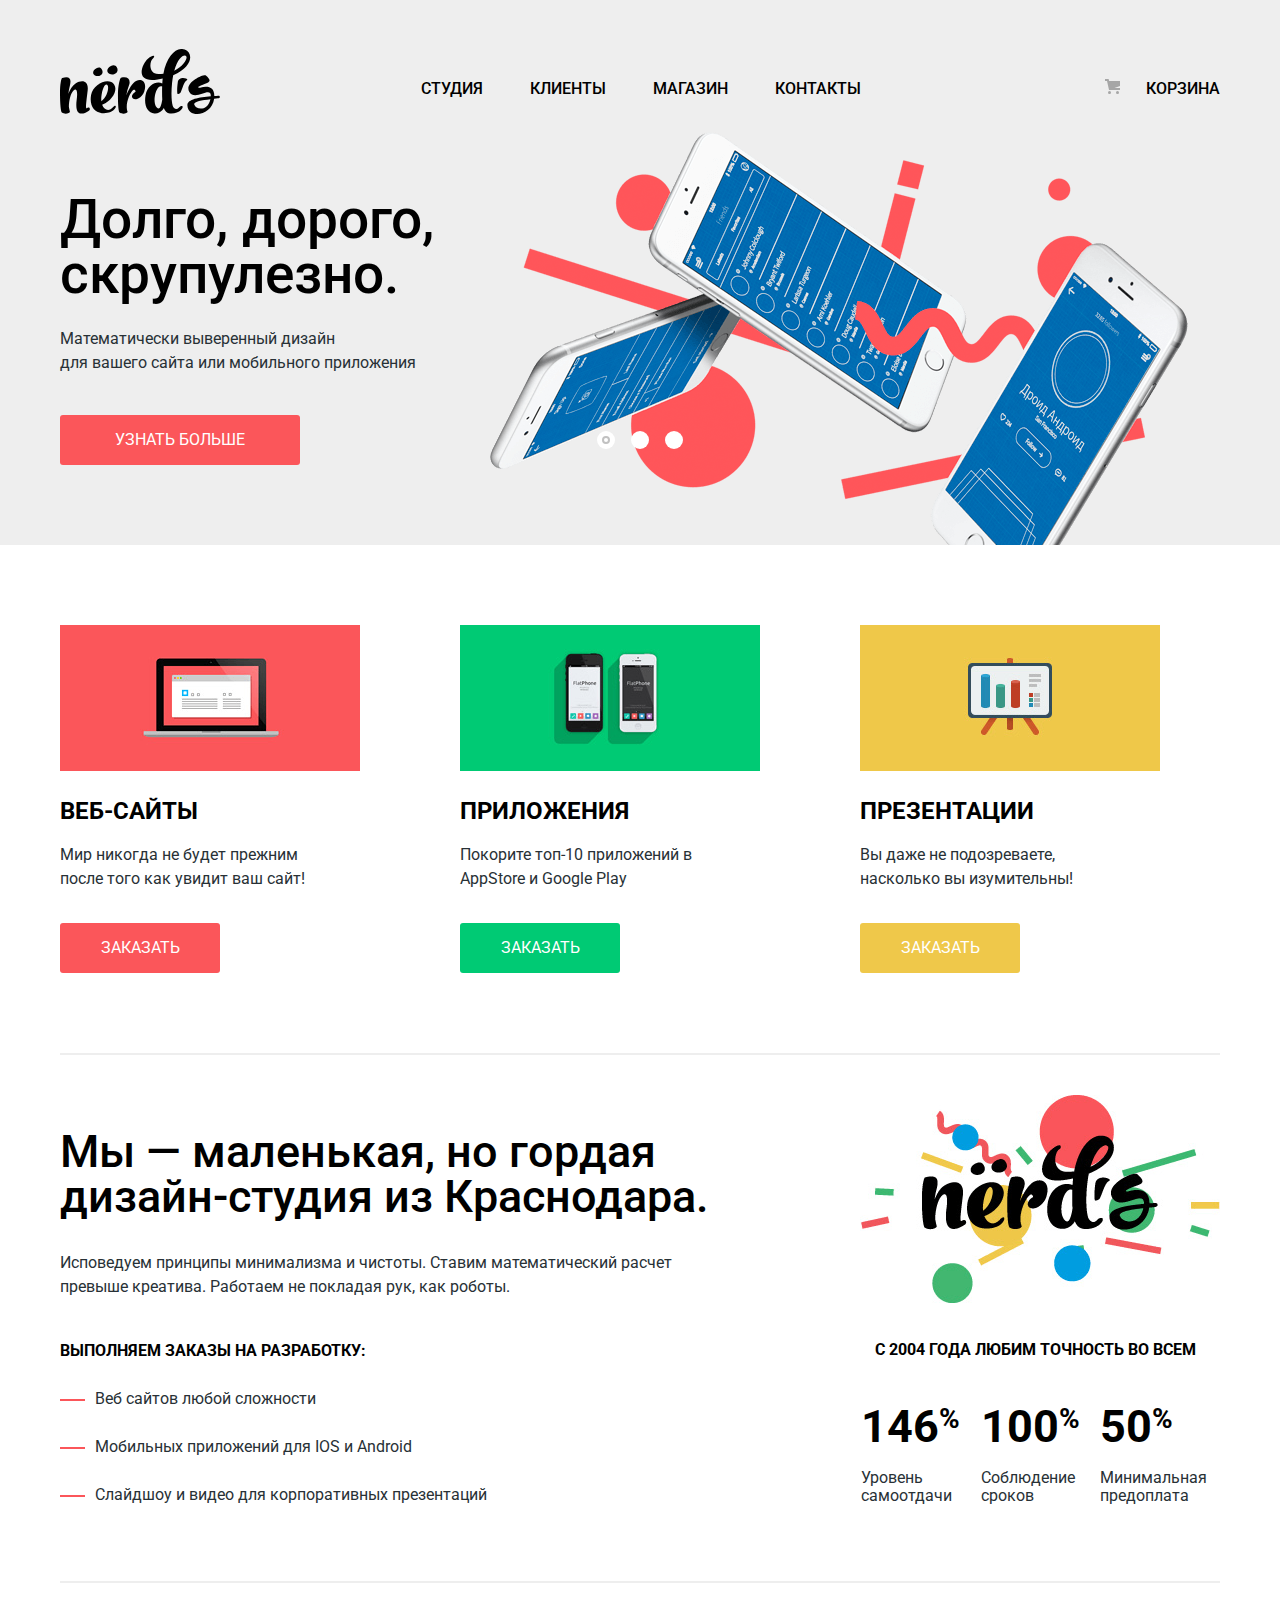
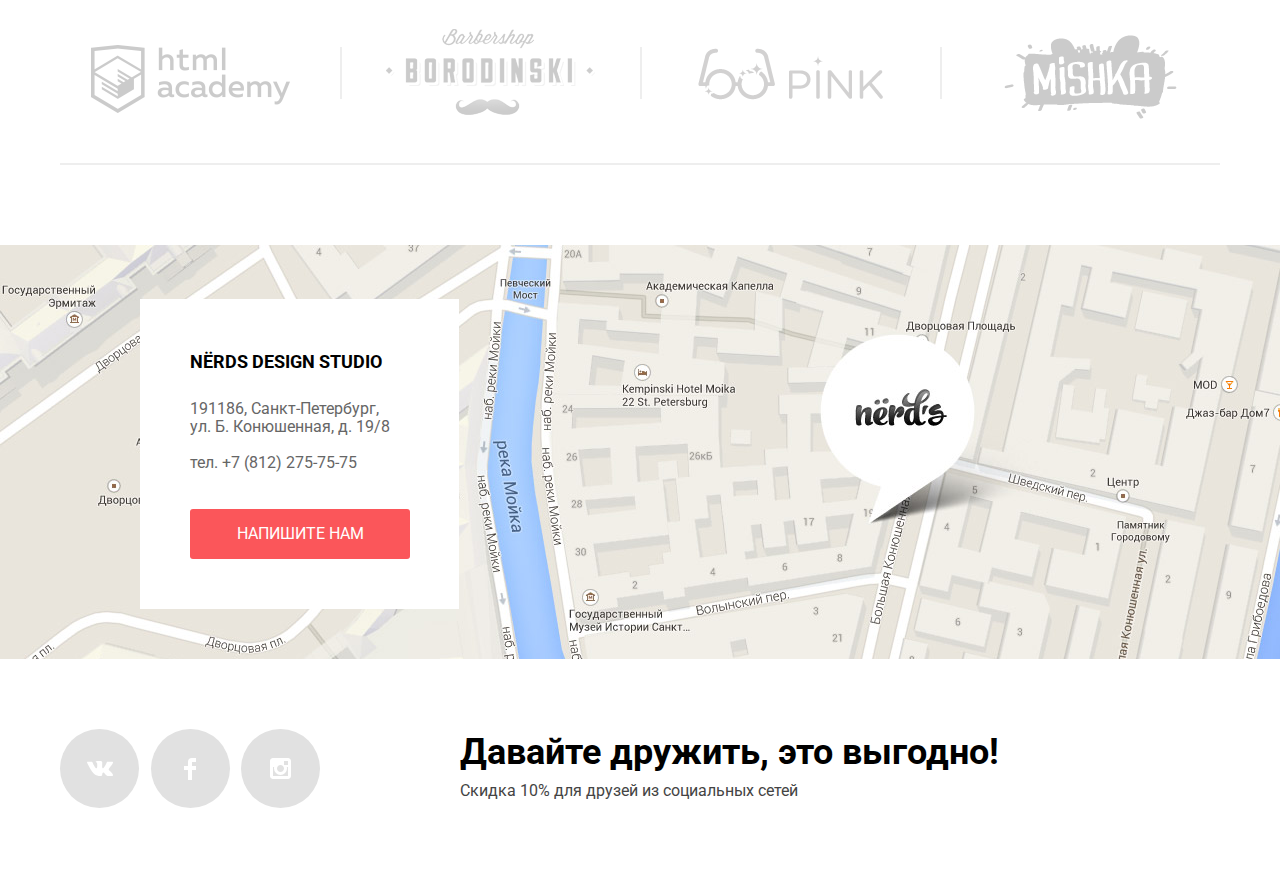
<file: index.html>
<!DOCTYPE html>
<html lang="ru">
	<head >
		<meta charset="utf-8">
		<title>Дизайн-студия "Nerds"</title>
		<link href="css/normalize.css" rel="stylesheet">
		<link href="css/style.min.css" rel="stylesheet">
		<link href="https://fonts.googleapis.com/css?family=Roboto:400,500,700&amp;subset=cyrillic" rel="stylesheet">
	</head>
	<body>
		<header class="main-header">
			<nav class="main-navigation">
				<a class="main-header-logo">
					<img src="img/nerds-logo.svg" alt="Логотип студии Nerds" width="160" height="65">
				</a>
				<div class="header-column">
					<ul class="default-list site-navigation">
						<li><a href="#">Студия</a></li>
						<li><a href="clients.html">Клиенты</a></li>
						<li><a href="catalog.html">Магазин</a></li>
						<li><a href="contacts.html">Контакты</a></li>
					</ul>
					<ul class="default-list user-navigation">
						<li><a href="#" class="main-header-basket">Корзина</a></li>
					</ul>
				</div>
			</nav>
		</header>
		<main class="container">
			<h1 class="visual-hidden">Дизайн-студия "Nerds"</h1>
			<section class="slider">
				<div class="slider-container">
					<h2 class="visual-hidden">Преимущества работы с нами</h2>
					<div class="slider-controls">
          				<i class="active"></i>
          				<i></i>
          				<i></i>
       				</div>
					<ul class="default-list slider-list">
						<li class="slider-item current">
							<b>Долго, дорого,<br> 
							скрупулезно.</b>
							<p>Математически выверенный дизайн<br>
							для вашего сайта или мобильного приложения</p>
							<a href="#" class="button">Узнать больше</a>
						</li>
						<li class="slider-item">
							<b>Любим математику<br> 
							как никто другой</b>
							<p>Никакого креатива, только математические формулы<br> 
							для расчета идеальных пропорций.</p>
							<a href="#" class="button">Узнать больше</a>
						</li>
						<li class="slider-item">
							<b>Только ночь,<br> 
							только хардкор</b>
							<p>Работать днем, как все? Мы против этого.<br>
							Ближе к полуночи работа только начинается.</p>
							<a href="#" class="button">Узнать больше</a>
						</li>
					</ul>
					
				</div>
			</section>
			<div class="main-wrapper">
				<section class="promo">
					<h2 class="visual-hidden">Услуги, предоставляемые дизайн студией "Nerds"</h2>
					<ul class="default-list promo-list">
						<li class="promo-item">
							<img src="img/illustration-1.png" width="300" height="146" alt="Веб-сайты">
							<h3>Веб-сайты</h3>
							<p>Мир никогда не будет прежним после того как увидит ваш сайт!</p>
							<button type="button" class="button">Заказать</button>
						</li>
						<li class="promo-item">
							<img src="img/illustration-2.png" width="300" height="146" alt="Приложения">
							<h3>Приложения</h3>
							<p>Покорите топ-10 приложений в AppStore и Google Play</p>
							<button type="button" class="button">Заказать</button>
						</li>
						<li class="promo-item">
							<img src="img/illustration-3.png" width="300" height="146" alt="Презентации">
							<h3>Презентации</h3>
							<p>Вы даже не подозреваете, насколько вы изумительны!</p>
							<button type="button" class="button">Заказать</button>
						</li>
					</ul>
				</section>
				<section class="about-us">
					<h2 class="visual-hidden">О нашей дизайн-студии</h2>
					<div class="about-us-info">
						<b>Мы — маленькая, но гордая
						дизайн-студия из Краснодара.</b>
						<p>Исповедуем принципы минимализма и чистоты. Ставим математический расчет превыше креатива. Работаем не покладая рук, как роботы.</p>
						<p class="info-offers">Выполняем заказы на разработку:</p>
						<ul class="default-list offers-list">
							<li>Веб сайтов любой сложности</li>
							<li>Мобильных приложений для IOS и Android</li>
							<li>Слайдшоу и видео для корпоративных презентаций</li>
						</ul>
					</div>
					<div class="about-us-statistic">
						<img src="img/nerds-illustration.png" alt="Nerds" width="360" height="208">
						<b>c 2004 года любим точность во всем</b>
						<table class="statistic-table">
							<tr>
								<td>146<sup>%</sup></td>
								<td>100<sup>%</sup></td>
								<td>50<sup>%</sup></td>
							</tr>
							<tr>
								<th>Уровень самоотдачи</th>
								<th>Соблюдение сроков</th>
								<th>Минимальная предоплата</th>
							</tr>
						</table>
					</div>
				</section>
				<section class="our-works">
					<h2 class="visual-hidden">Примеры наших работ</h2>
					<ul class="default-list our-works-list">
						<li><a href="https://htmlacademy.ru/intensive/htmlcss"><img src="img/logo-html-academy.png" alt="html academy" width="199" height="68"></a></li>
						<li><a href="#"><img src="img/logo-borodinski.png" alt="borodinsk" width="209" height="90"></a></li>
						<li><a href="#"><img src="img/logo-pink.png" alt="pink" width="185" height="52"></a></li>
						<li><a href="#"><img src="img/logo-mishka.png" alt="mishka" width="173" height="84"></a></li>
					</ul>
				</section>
			</div>
			<footer>
				<div class="map-wrapper">
					<section class="map-and-contacts">
						<h2 class="visual-hidden">Наши контакты</h2>
						<div class="contacts-wrapper">
							<div class="contacts">
								<p class="contacts-title">
									<b>NЁrds design studio</b>
								</p>
								<p class="contacts-adress">191186, Санкт-Петербург,<br>
								ул. Б. Конюшенная, д. 19/8</p>
								<a class="contacts-tel"><p>тел. +7 (812) 275-75-75</p></a>
								<a href="write-us.html" class="button contacts-button">Напишите нам</a>
							</div>
						</div>
						<script type="text/javascript" charset="utf-8" async src="https://api-maps.yandex.ru/services/constructor/1.0/js/?um=constructor%3A2030fe50164dec3a49a67a5e2e929a7b5b382fdeacc5cae9f6b69cf6cc5039b0&amp;width=100%25&amp;height=414&amp;lang=ru_RU&amp;scroll=true"></script>
					</section>
				</div>
				<div class="main-wrapper">
					<div class="social">
						<ul class="default-list social-list">
							<li>
								<a  href="#" aria-label="Наш Вконтакте">
									<svg xmlns="http://www.w3.org/2000/svg" width="26" height="15" viewBox="0 0 26 15"><path fill="#FFF" d="M16.138 11.51c.956-.309 2.18 2.04 3.483 2.939.978.681 1.727.534 1.727.534l3.473-.05s1.815-.112.957-1.554c-.071-.12-.503-1.069-2.585-3.022-2.177-2.043-1.882-1.712.739-5.244 1.597-2.153 2.236-3.468 2.036-4.028-.192-.539-1.365-.399-1.365-.399L20.69.713c-.381.001-.704.119-.851.515-.003.004-.621 1.666-1.445 3.079-1.741 2.989-2.436 3.148-2.724 2.961-.661-.433-.494-1.737-.494-2.664 0-2.897.432-4.105-.846-4.417-.427-.104-.739-.172-1.828-.182-1.392-.021-2.574 0-3.244.329-.445.223-.786.712-.579.74.26.035.843.16 1.155.586.401.552.389 1.789.389 1.789s.229 3.411-.54 3.834c-.528.29-1.25-.302-2.803-3.016-.793-1.388-1.392-2.922-1.392-2.922s-.116-.285-.326-.441c-.25-.185-.6-.244-.6-.244L.848.684S.29.7.085.946c-.182.218-.015.668-.015.668s2.909 6.881 6.203 10.347c3.02 3.182 6.452 2.971 6.452 2.971h1.555s.469-.054.709-.312c.224-.24.214-.691.214-.691s-.031-2.109.935-2.419z"/></svg>
								</a>
							</li>
							<li>
								<a  href="#" aria-label="Наш фейсбук">
								<svg xmlns="http://www.w3.org/2000/svg" width="12" height="22" viewBox="0 0 12 22"><path fill="#FFF" d="M12 4V0H8a4 4 0 0 0-4 4v4H0v4h4v10h4V12h4V8H8V4h4z"/></svg>
								</a>
							</li>
							<li>
								<a  href="#" aria-label="Наш инстаграмм">
									<svg xmlns="http://www.w3.org/2000/svg" width="21" height="21" viewBox="0 0 21 21"><path fill="#FFF" d="M18 0H3C1.35 0 0 1.35 0 3v15c0 1.65 1.35 3 3 3h15c1.65 0 3-1.35 3-3V3c0-1.65-1.35-3-3-3zm-7.5 7c1.93 0 3.5 1.57 3.5 3.5S12.43 14 10.5 14 7 12.43 7 10.5 8.57 7 10.5 7zM18 18H3V9h1.181A6.504 6.504 0 0 0 4 10.5a6.5 6.5 0 1 0 13 0 6.45 6.45 0 0 0-.181-1.5H18v9zm0-11h-4V3h4v4z"/></svg>
								</a>
							</li>
						</ul>
						<div class="social-slogan">
							<b>Давайте дружить, это выгодно!</b>
							<p>Скидка 10% для друзей из социальных сетей</p>
						</div>
					</div>
				</div>
					<section class="modal-feedback">
						<h2 class="visual-hidden">Форма обратной связи</h2>
						<p class="modal-feedback-title">Напишите нам</p>
						<form action="https://echo.htmlacademy.ru" method="post" class="feedback-form">
							<div class="modal-feedback-wrapper">
								<p>
									<label for="user-name">Ваше имя:</label>
									<input type="text" name="name" id="user-name" placeholder="Имя Фамилия" required>
								</p>
								<p>
									<label for="user-email">Ваш e-mail:</label>
									<input type="email"  name="email" id="user-email" placeholder="email@example.com" required>
								</p>
								<p>
									<label for="user-letter">Текст письма:</label>
									<textarea id="user-letter" name="letter" rows="5" placeholder="В свободной форме"></textarea>
								</p>
								</div>
							<button type="submit" class="button form-button">Отправить</button>
						</form>
						<button type="submit" class="modal-close">Закрыть</button>
					</section>
				<div class="modal-overlay"></div>
			</footer>
		</main>
		<script src="js/script.min.js"></script>
	</body>
</html>
</file>
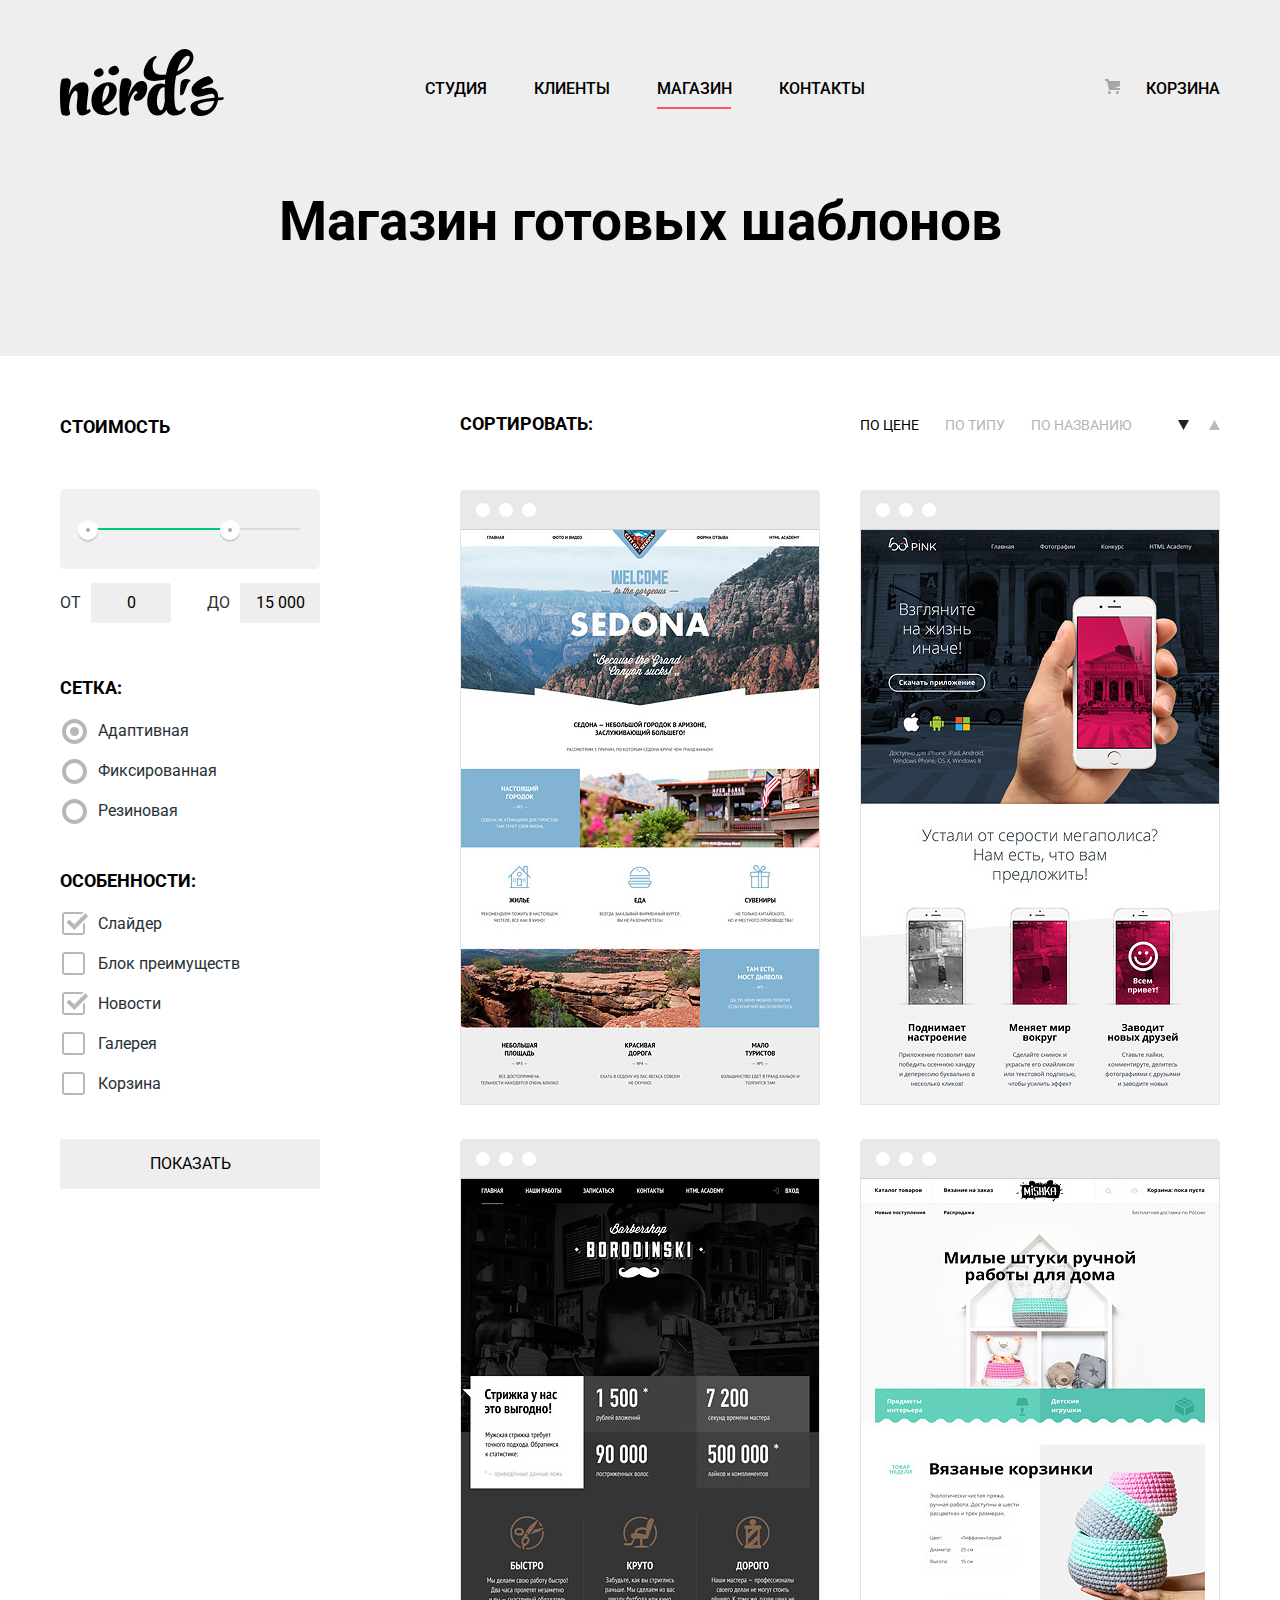
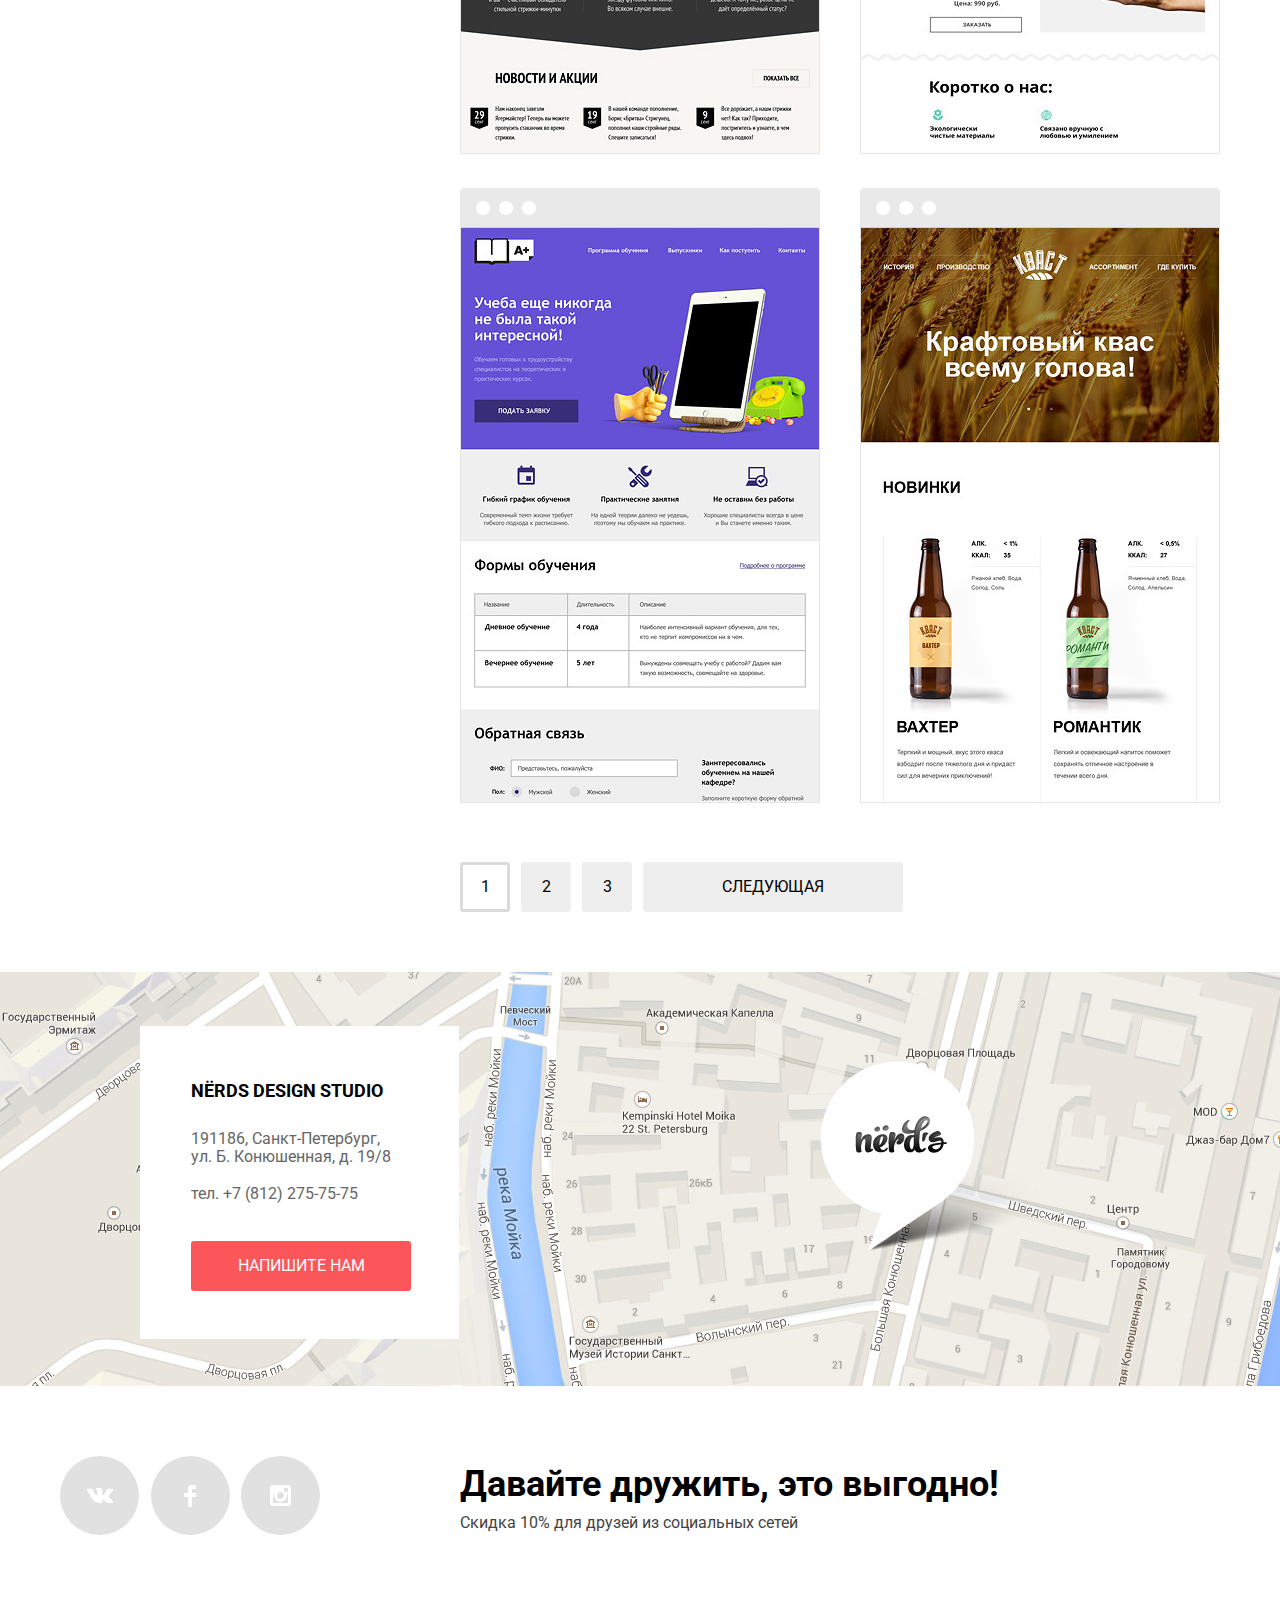
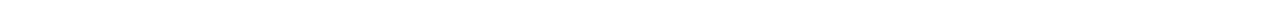
<file: catalog.html>
<!DOCTYPE html>
<html lang="ru">
	<head>
		<meta charset="utf-8">
		<title>Дизайн-студия "Nerds"</title>
		<link href="css/normalize.css" rel="stylesheet">
		<link href="css/style.min.css" rel="stylesheet">
		<link href="https://fonts.googleapis.com/css?family=Roboto:400,500,700&amp;subset=cyrillic" rel="stylesheet">
	</head>
	<body>
		<header class="main-header inner-page">
			<nav class="main-navigation">
				<a href="index.html" class="main-header-logo">
					<img src="img/nerds-logo.svg" alt="Логотип дизайн студии Nerds" width="165" height="60">
				</a>
				<div class="header-column">
					<ul class="default-list site-navigation site-navigation-current">
						<li><a href="#">Студия</a></li>
						<li><a href="clients.html">Клиенты</a></li>
						<li><a href="catalog.html">Магазин</a></li>
						<li><a href="contacts.html">Контакты</a></li>
					</ul>
					<ul class="default-list user-navigation">
						<li><a href="#" class="main-header-basket">Корзина</a></li>
					</ul>
				</div>
			</nav>
		<div class="main-wrapper">
			<h1>Магазин готовых шаблонов</h1>
		</div>
		</header>
		<main>
			<div class="main-wrapper">
				<div class="catalog-column">
					<section class="filtres">
						<h2 class="visual-hidden">Фильтр товаров</h2>
						<form action="https://echo.htmlacademy.ru" method="get">
							<fieldset class="filtres-price">
								<legend>Стоимость</legend>
								<div class="range-filter">
									<div class="range-controls">
										<div class="scale">
											<div class="bar"></div>
										</div>
										<div class="toogle toogle-min"></div>
										<div class="toogle toogle-max"></div>
									</div>
								</div>
								<div class="price-controls">
									<label class="price">от<input type="text" name="min-price" id="min-price" value="0"></label>
									<label class="price">до<input type="text" name="max-price" id="max-price" value="15 000"></label>
								</div>
							</fieldset>
							<fieldset class="filtres-grid">
								<legend>Сетка:</legend>
								<ul class="default-list">
									<li class="form-option">
										<input type="radio" name="grid" id="adaptive" class="visual-hidden filtres-input filtres-input-radio" checked>
										<label for="adaptive" tabindex="0">Адаптивная</label>
									</li>
									<li class="form-option">
										<input type="radio" name="grid" id="fixed" class="visual-hidden filtres-input filtres-input-radio">
										<label for="fixed" tabindex="0">Фиксированная</label>
									</li>
									<li class="form-option">
										<input type="radio" name="grid" id="rubber" class="visual-hidden filtres-input filtres-input-radio">
										<label for="rubber" tabindex="0">Резиновая</label>
									</li>
								</ul>
							</fieldset>							
							<fieldset class="filtres-features">
								<legend>Особенности:</legend>
								<ul class="default-list">
									<li class="form-option">
										<input type="checkbox" name="slid" id="slid" class="visual-hidden filtres-input filtres-input-checkbox" checked>
										<label for="slid" tabindex="0">Слайдер</label>
									</li>
									<li class="form-option">
										<input type="checkbox" name="advantages" id="advantages" class="visual-hidden filtres-input filtres-input-checkbox">
										<label for="advantages" tabindex="0">Блок преимуществ</label>
									</li>
									<li class="form-option">
										<input type="checkbox" name="news" id="news" class="visual-hidden filtres-input filtres-input-checkbox" checked>
										<label for="news" tabindex="0">Новости</label>
									</li>
									<li class="form-option">
										<input type="checkbox" name="gallery" id="gallery" class="visual-hidden filtres-input filtres-input-checkbox">
										<label for="gallery" tabindex="0">Галерея</label>
									</li>
									<li class="form-option">
										<input type="checkbox" name="basket" id="basket" class="visual-hidden filtres-input filtres-input-checkbox">
										<label for="basket"  tabindex="0">Корзина</label>
									</li>
								</ul>
							</fieldset>
							<button type="submit" class="button filtres-button">Показать</button>
						</form>
					</section>
					<section class="catalog">
						<h2 class="visual-hidden">Каталог шаблонов</h2>
						<div class="sorting">
							<p class="top-filtres-title">Сортировать:</p>
							<ul class="default-list sorting-list">
								<li class="sorting-item sorting-item-current"><a href="#">По цене</a></li>
								<li class="sorting-item"><a href="#">По типу</a></li>
								<li class="sorting-item"><a href="#">По названию</a></li>
								<li class="sorting-item sorting-item-current"><a href="#" class="top-filtres-button-down" aria-label="Сверху вниз"></a></li>
								<li class="sorting-item"><a class="top-filtres-button-up" href="#" aria-label="Снизу вверх"></a></li>
							</ul>
						</div>
							<ul class="default-list catalog-list">
								<li class="catalog-item">
									<p class="catalog-item-image">
										<a href="#">
											<img src="img/sedona.jpg" alt="Sedona"  width="358" height="574">
										</a>
									</p>
									<div class="catalog-item-info">
										<a href="#">
											<h3>Sedona</h3>
										</a>
										<p>Информационный сайт &nbsp;для туристов</p>
										<a href="#" class="button catalog-item-info-button">9900 руб</a>
									</div>
								</li>
								<li class="catalog-item">
									<p class="catalog-item-image">
										<a href="#">
											<img src="img/pink.jpg" alt="Pink"  width="358" height="574">
										</a>
									</p>
									<div class="catalog-item-info">
										<a href="#">
											<h3>Pink App</h3>
										</a>
										<p>Продуктивный лендинг приложения для IOS и Android</p>
										<a href="#" class="button catalog-item-info-button">9900 руб </a>
									</div>
								</li>
								<li class="catalog-item">
									<p class="catalog-item-image">
										<a href="#">
											<img src="img/barbershop.jpg" alt="Barbershop"  width="358" height="574">
										</a>
									</p>
									<div class="catalog-item-info">
										<a href="#">
											<h3>Barbershop</h3>
										</a>
										<p>&nbsp;&nbsp;Сайт салона красоты.&nbsp; Для мужчин, да.</p>
										<a href="#" class="button catalog-item-info-button">9900 руб</a>
									</div>
								</li>
								<li class="catalog-item">
									<p class="catalog-item-image">
										<a href="#"><img src="img/mishka.jpg" alt="Mishka"  width="358" height="574">
										</a>
									</p>
									<div class="catalog-item-info">
										<a href="#">
											<h3>Mishka</h3>
										</a>
										<p>Интернет магазин&nbsp;&nbsp; вязаных игрушек</p>
										<a href="#" class="button catalog-item-info-button">9900 руб</a>
									</div>
								</li>
								<li class="catalog-item">
									<p class="catalog-item-image">
										<a href="#">
											<img src="img/aplus.jpg" alt="A plus"  width="358" height="574">
										</a>
									</p>
									<div class="catalog-item-info">
										<a href="#">
											<h3>A plus</h3>
										</a>
										<p>Лендинг курсов повышения квалификации</p>
										<a href="#" class="button catalog-item-info-button">9900 руб</a>
									</div>
								</li>
								<li class="catalog-item">
									<p class="catalog-item-image">
										<a href="#">
											<img src="img/kvast.jpg" alt="Kvast"  width="358" height="574">
										</a>
									</p>
									<div class="catalog-item-info">
										<a href="#">
											<h3>Kvast</h3>
										</a>
										<p>Промо сайт производителя крафтового кваса</p>
										<a href="#" class="button catalog-item-info-button">9900 руб</a>
									</div>
								</li>
						
							</ul>
						<ul class="default-list pagination">
							<li class="pagination-item pagination-item-current"><a>1</a></li>
							<li class="pagination-item"><a href="#">2</a></li>
							<li class="pagination-item"><a href="#">3</a></li>
							<li class="pagination-item"><a href="#">Следующая</a></li>
						</ul>
					</section>
				</div>
			</div>
			<footer class="inner-page-footer">
				<div class="map-wrapper">
					<section class="map-and-contacts">
						<h2 class="visual-hidden">Наши контакты</h2>
						<div class="contacts-wrapper">
							<div class="contacts">
								<p class="contacts-title">
									<b>NЁrds design studio</b>
								</p>
								<p class="contacts-adress">191186, Санкт-Петербург,<br>
								ул. Б. Конюшенная, д. 19/8</p>
								<a class="contacts-tel"><p>тел. +7 (812) 275-75-75</p></a>
								<a href="write-us.html" class="button contacts-button">Напишите нам</a>
							</div>
						</div>
						<script type="text/javascript" charset="utf-8" async src="https://api-maps.yandex.ru/services/constructor/1.0/js/?um=constructor%3A2030fe50164dec3a49a67a5e2e929a7b5b382fdeacc5cae9f6b69cf6cc5039b0&amp;width=100%25&amp;height=414&amp;lang=ru_RU&amp;scroll=true"></script>
					</section>
				</div>
				<div class="main-wrapper">
					<div class="social">
						<ul class="default-list social-list">
							<li><a  href="#" aria-label="Наш Вконтакте"><svg xmlns="http://www.w3.org/2000/svg" width="26" height="15" viewBox="0 0 26 15"><path fill="#FFF" d="M16.138 11.51c.956-.309 2.18 2.04 3.483 2.939.978.681 1.727.534 1.727.534l3.473-.05s1.815-.112.957-1.554c-.071-.12-.503-1.069-2.585-3.022-2.177-2.043-1.882-1.712.739-5.244 1.597-2.153 2.236-3.468 2.036-4.028-.192-.539-1.365-.399-1.365-.399L20.69.713c-.381.001-.704.119-.851.515-.003.004-.621 1.666-1.445 3.079-1.741 2.989-2.436 3.148-2.724 2.961-.661-.433-.494-1.737-.494-2.664 0-2.897.432-4.105-.846-4.417-.427-.104-.739-.172-1.828-.182-1.392-.021-2.574 0-3.244.329-.445.223-.786.712-.579.74.26.035.843.16 1.155.586.401.552.389 1.789.389 1.789s.229 3.411-.54 3.834c-.528.29-1.25-.302-2.803-3.016-.793-1.388-1.392-2.922-1.392-2.922s-.116-.285-.326-.441c-.25-.185-.6-.244-.6-.244L.848.684S.29.7.085.946c-.182.218-.015.668-.015.668s2.909 6.881 6.203 10.347c3.02 3.182 6.452 2.971 6.452 2.971h1.555s.469-.054.709-.312c.224-.24.214-.691.214-.691s-.031-2.109.935-2.419z"/></svg></a></li>
							<li><a  href="#" aria-label="Наш фейсбук"><svg xmlns="http://www.w3.org/2000/svg" width="12" height="22" viewBox="0 0 12 22"><path fill="#FFF" d="M12 4V0H8a4 4 0 0 0-4 4v4H0v4h4v10h4V12h4V8H8V4h4z"/></svg></a></li>
							<li><a  href="#" aria-label="Наш инстаграмм"><svg xmlns="http://www.w3.org/2000/svg" width="21" height="21" viewBox="0 0 21 21"><path fill="#FFF" d="M18 0H3C1.35 0 0 1.35 0 3v15c0 1.65 1.35 3 3 3h15c1.65 0 3-1.35 3-3V3c0-1.65-1.35-3-3-3zm-7.5 7c1.93 0 3.5 1.57 3.5 3.5S12.43 14 10.5 14 7 12.43 7 10.5 8.57 7 10.5 7zM18 18H3V9h1.181A6.504 6.504 0 0 0 4 10.5a6.5 6.5 0 1 0 13 0 6.45 6.45 0 0 0-.181-1.5H18v9zm0-11h-4V3h4v4z"/></svg></a></li>
						</ul>
						<div class="social-slogan">
							<b>Давайте дружить, это выгодно!</b>
							<p>Скидка 10% для друзей из социальных сетей</p>
						</div>
					</div>
				</div>
					<section class="modal-feedback">
						<h2 class="visual-hidden">Форма обратной связи</h2>
						<p class="modal-feedback-title">Напишите нам</p>
						<form action="https://echo.htmlacademy.ru" method="post" class="feedback-form">
							<div class="modal-feedback-wrapper">
								<p>
									<label for="user-name">Ваше имя:</label>
									<input type="text" name="name" id="user-name" placeholder="Имя Фамилия" required>
								</p>
								<p>
									<label for="user-email">Ваш e-mail:</label>
									<input type="email"  name="email" id="user-email" placeholder="email@example.com" required>
								</p>
								<p>
									<label for="user-letter">Текст письма:</label>
									<textarea id="user-letter" name="letter" rows="5">В свободной форме</textarea>
								</p>
								</div>
							<button type="submit" class="button form-button">Отправить</button>
						</form>
						<button type="submit" class="modal-close">Закрыть</button>
					</section>
				<div class="modal-overlay"></div>
			</footer>
		</main>
		<script src="js/script.min.js"></script>
	</body>
</html>
</file>
<file: css/style.min.css>
@-webkit-keyframes modal-animation{0%{opacity:0}to{opacity:1}}@keyframes modal-animation{0%{opacity:0}to{opacity:1}}body{margin:0;padding:0;min-width:1160px;font-family:"Roboto","Arial",sans-serif;font-size:16px;font-weight:400;line-height:24px;color:#283136;background-color:#fff}a{text-decoration:none}img{max-width:100%;height:auto}.visual-hidden:not(:focus):not(:active),input[type=checkbox].visual-hidden,input[type=radio].visual-hidden{position:absolute;width:1px;height:1px;margin:-1px;border:0;padding:0;white-space:nowrap;-webkit-clip-path:inset(100%);clip-path:inset(100%);clip:rect(0 0 0 0);overflow:hidden}.default-list{list-style:none;margin:0;padding:0}.main-wrapper,.slider-container{width:1160px;margin:0 auto;padding-left:20px;padding-right:20px}.button{display:block;-webkit-box-sizing:border-box;box-sizing:border-box;width:240px;font-size:16px;line-height:18px;color:#fff;text-align:center;text-transform:uppercase;text-decoration:none;background-color:#fb565a;border:0;border-radius:3px;padding:16px 5px}.main-header{width:100%}.main-header,.slider{background-color:#eee}.main-navigation{display:-webkit-box;display:-ms-flexbox;display:flex;width:1160px;margin:0 auto;padding-top:49px;padding-left:20px;padding-right:20px}.main-header-logo{width:160px;height:65px;margin-right:201px}.main-navigation img:focus,.main-navigation img:hover{opacity:.8}.main-navigation img:active{opacity:.3}.header-column{display:-webkit-box;display:-ms-flexbox;display:flex;-webkit-box-pack:justify;-ms-flex-pack:justify;justify-content:space-between;width:800px;padding-top:25px}.site-navigation,.user-navigation{font-weight:500;line-height:30px;text-transform:uppercase}.site-navigation{display:-webkit-box;display:-ms-flexbox;display:flex;-ms-flex-wrap:wrap;flex-wrap:wrap;-webkit-box-pack:justify;-ms-flex-pack:justify;justify-content:space-between;width:440px}.site-navigation li{position:relative}.site-navigation a,.user-navigation a{display:block;color:#000;vertical-align:middle}.site-navigation a{padding-right:45px}.site-navigation li:nth-child(4n) a{padding-right:0}.site-navigation a:focus,.site-navigation a:hover,.user-navigation a:focus,.user-navigation a:hover{color:#fb565a;outline:0}.site-navigation a:active,.user-navigation a:active{color:#000;opacity:.3}.user-navigation{width:160px}.user-navigation a{position:relative;padding-left:86px}.user-navigation a:before{content:"";position:absolute;left:45px;top:5px;width:15px;height:15px;background-image:url(../img/cart-icon.svg);background-repeat:no-repeat;background-position:0 0}.user-navigation a:active::before{opacity:1}.inner-page{margin-bottom:56px}.inner-page .main-header-logo{width:165px;height:60px}.inner-page h1{font-size:55px;line-height:55px;color:#000;margin:0;padding:85px 0 107px;text-align:center}.site-navigation-current li:nth-child(3)::after{content:"";display:block;position:absolute;bottom:0;left:0;width:74px;height:2px;background-color:#fb565a}.slider{position:relative;margin-bottom:80px}.slider-controls{position:absolute;left:50%;bottom:104px;z-index:100;width:160px;height:18px;text-align:center;font-size:0;-webkit-transform:translateX(-50%);-ms-transform:translateX(-50%);transform:translateX(-50%)}.slider-controls i{position:relative;display:inline-block;width:18px;height:18px;padding:8px;vertical-align:middle;border-radius:50%;cursor:pointer}.slider-controls i::after{content:"";position:absolute;top:8px;left:8px;z-index:1;width:18px;height:18px;background:#fff;border-radius:50%}.slider-controls .active::before{content:"";position:absolute;left:50%;top:50%;z-index:2;width:4px;height:4px;margin:-4px;background-color:inherit;border:2px solid #c1c1c1;border-radius:50%}.slider-item{display:none;padding:78px 0 80px}.slider-item b{display:block;font-size:55px;font-weight:500;line-height:55px;color:#000;max-width:600px;vertical-align:middle;padding:0;margin:0 0 25px}.slider-item p{max-width:430px;padding:0;margin:0 0 40px}.slider-item:nth-child(1){background-image:url(../img/slide1.png);background-repeat:no-repeat;background-position:93% 18px}.slider-item:nth-child(2),.slider-item:nth-child(3){background-image:url(../img/slide2.png);background-repeat:no-repeat;background-position:100% 0}.slider-item:nth-child(3){background-image:url(../img/slide3.png);background-position:100% 20px}.current{display:block}.slider-item .button:focus,.slider-item .button:hover{background-color:#e74246;outline:0}.slider-item .button:active{background-color:#d7373b;color:rgba(255,255,255,.3);-webkit-box-shadow:inset 0 3px 0 0 #c13135;box-shadow:inset 0 3px 0 0 #c13135}.promo{width:1100px;margin-right:auto;margin-bottom:40px}.promo-list{display:-webkit-box;display:-ms-flexbox;display:flex;-webkit-box-pack:justify;-ms-flex-pack:justify;justify-content:space-between;-ms-flex-wrap:wrap;flex-wrap:wrap}.promo-item{width:300px}.promo-item img{margin-bottom:18px}.promo-item h3{font-size:24px;font-weight:700;line-height:30px;text-transform:uppercase;color:#000;padding:0;margin:0 0 17px}.promo-item p{padding:0;max-width:260px;margin:0 0 32px}.promo-list .button{width:160px;margin-bottom:40px}.promo-item:nth-child(1) .button{background-color:#fb565a}.promo-item:nth-child(1) .button:focus,.promo-item:nth-child(1) .button:hover{background-color:#e74246;outline:0}.promo-item:nth-child(1) .button:active{background-color:#d7373b;color:rgba(255,255,255,.3);-webkit-box-shadow:inset 0 3px 0 0 #c13135;box-shadow:inset 0 3px 0 0 #c13135}.promo-item:nth-child(2) .button{background-color:#00ca74}.promo-item:nth-child(2) .button:focus,.promo-item:nth-child(2) .button:hover{background-color:#00bc6c;outline:0}.promo-item:nth-child(2) .button:active{background-color:#00aa62;color:rgba(255,255,255,.3);-webkit-box-shadow:inset 0 3px 0 0 #094;box-shadow:inset 0 3px 0 0 #094}.promo-item:nth-child(3) .button{background-color:#efc84a}.promo-item:nth-child(3) .button:focus,.promo-item:nth-child(3) .button:hover{background-color:#eab534;outline:0}.promo-item:nth-child(3) .button:active{background-color:#e5a722;color:rgba(255,255,255,.3);-webkit-box-shadow:inset 0 3px 0 0 #ce961f;box-shadow:inset 0 3px 0 0 #ce961f}.about-us{display:-webkit-box;display:-ms-flexbox;display:flex;-webkit-box-pack:justify;-ms-flex-pack:justify;justify-content:space-between;padding-bottom:74px;border-top:2px solid #eee;border-bottom:2px solid #eee}.about-us-info{width:660px;padding-top:74px}.about-us-info b{display:block;font-size:45px;line-height:45px;font-weight:500;color:#000;vertical-align:middle;padding:0;margin:0 0 32px}.about-us-info b+p{padding:0;margin:0 0 40px}.info-offers{font-size:16px;line-height:24px;font-weight:700;color:#000;text-transform:uppercase;padding:0;margin:0 0 24px}.offers-list li{position:relative;padding-left:35px;padding-bottom:24px}.offers-list li:last-child{padding-bottom:0}.offers-list li:before{content:"";width:25px;height:2px;background-color:#fb565a;position:absolute;top:12px;left:0}.about-us-statistic{width:360px}.about-us-statistic img{width:360px;height:208px;margin-top:40px;margin-bottom:28px}.about-us-statistic b{display:block;font-size:16px;line-height:24px;font-weight:700;color:#000;text-transform:uppercase;padding:0 0 0 15px;margin:0 0 41px}.about-us-statistic table{border-collapse:collapse}.statistic-table td,.statistic-table th{width:120px;text-align:left;vertical-align:middle}.statistic-table td{font-size:45px;font-weight:700;color:#000;padding-bottom:19px;line-height:45px}.statistic-table th{font:inherit;line-height:18px}.statistic-table sup{font-size:28px}.our-works{border-bottom:2px solid #eee}.our-works-list{display:-webkit-box;display:-ms-flexbox;display:flex;-ms-flex-wrap:wrap;flex-wrap:wrap}.our-works-list li{position:relative;-webkit-box-sizing:border-box;box-sizing:border-box;width:260px;height:180px;margin-right:40px}.our-works-list li:nth-child(4n){margin-right:0}.our-works-list li:nth-child(1){padding:62px 29px 50px 31px}.our-works-list li:nth-child(2){padding:46px 25px 44px 26px}.our-works-list li:nth-child(3){padding:65px 37px 63px 38px}.our-works-list li:nth-child(4){padding:52px 43px 44px 44px}.our-works-list li:nth-child(n+1)::before{content:"";width:2px;height:52px;background-color:#eee;position:absolute;left:-20px;top:64px}.our-works-list li:first-child::before{display:none}.our-works-list li:nth-child(4n+1)::before{display:none}.our-works-list img{opacity:.2}.our-works-list img:focus,.our-works-list img:hover{opacity:1}.our-works-list img:active{opacity:.1}.map-wrapper{position:relative;min-width:1440px;height:414px;background-image:url(../img/map.jpg);background-repeat:no-repeat;background-position:50% 80px;padding-top:80px;margin:0 auto}.inner-page-footer .map-wrapper{background-position:50% 60px;padding-top:60px}.contacts-wrapper{position:relative;width:1440px;margin:0 auto}.contacts{position:absolute;top:54px;left:140px;font-size:16px;line-height:18px;color:#666;-webkit-box-sizing:border-box;box-sizing:border-box;width:319px;background-color:#fff;padding:48px 50px 50px;z-index:1}.inner-page-footer .contacts{padding:50px 50px 48px 51px}.contacts p{font:inherit}.contacts-title{padding:0;margin:0 0 23px}.inner-page-footer .contacts-title{margin-bottom:24px}.contacts-adress{padding:0;margin:0 0 18px}.inner-page-footer .contacts-adress{margin-bottom:19px}.contacts-tel{font:inherit;text-decoration:none;display:inline-block;vertical-align:middle;padding:0;margin:0 0 37px}.inner-page-footer .contacts-tel{margin-bottom:38px}.inner-page-footer .social-slogan{padding-top:10px}.contacts-tel p{padding:0;margin:0}.contacts b{font-size:18px;line-height:30px;font-weight:700;color:#000;text-transform:uppercase}.contacts-button{width:220px}.contacts-button:focus,.contacts-button:hover{background-color:#e74246;outline:0}.contacts-button:active{background-color:#d7373b;color:rgba(255,255,255,.3);-webkit-box-shadow:inset 0 3px 0 0 #c13135;box-shadow:inset 0 3px 0 0 #c13135}.social,.social-list{display:-webkit-box;display:-ms-flexbox;display:flex;-webkit-box-pack:justify;-ms-flex-pack:justify;justify-content:space-between}.social{margin-top:70px;margin-bottom:69px}.social-list{width:260px}.social-slogan{padding-top:5px;width:760px}.social-list li{border-radius:50%;background-color:#e1e1e1;width:79px;height:79px}.social-list a,.social-list li{display:-webkit-box;display:-ms-flexbox;display:flex;-webkit-box-align:center;-ms-flex-align:center;align-items:center;-webkit-box-pack:center;-ms-flex-pack:center;justify-content:center}.social-list li:focus,.social-list li:hover{background-color:#e74246}.social-list li:active path{fill:#e37376}.social-list li:active{background-color:#d7373b;-webkit-box-shadow:inset 0 3px 0 0 #c13135;box-shadow:inset 0 3px 0 0 #c13135}.social-slogan b{display:block;font-size:36px;line-height:36px;font-weight:700;color:#000;padding:0;vertical-align:middle;margin:0 0 10px}.social-slogan p{line-height:22px;color:#444;margin:0;padding:0}.catalog-column{display:-webkit-box;display:-ms-flexbox;display:flex;-webkit-box-pack:justify;-ms-flex-pack:justify;justify-content:space-between}.filtres{width:260px}.catalog{width:760px}.filtres fieldset{border:0;padding:0}.filtres-price{margin:0 0 50px}.filtres legend{font-size:18px;line-height:30px;font-weight:700;color:#000;text-transform:uppercase;margin-bottom:18px}.filtres-price legend{margin-bottom:47px}.range-filter{width:260px;margin-bottom:14px}.range-controls{position:relative;-webkit-box-sizing:border-box;box-sizing:border-box;height:80px;background-color:#f1f1f1;border-radius:5px;padding-top:39px;padding-right:20px;padding-left:20px}.bar{width:70%;height:2px;background-color:#00ca74}.scale{height:2px;background-color:#d7dcde}.toogle{position:absolute;top:31px;left:0;width:4px;height:4px;border:8px solid #fff;border-radius:50%;background-color:#ababab;-webkit-box-shadow:0 2px 0 0 #cccdcd;box-shadow:0 2px 0 0 #cccdcd;padding:0;cursor:pointer}.toogle-min{left:18px}.toogle-max{left:160px}.price-controls{font-size:0}.price{display:inline-block;-webkit-box-sizing:border-box;box-sizing:border-box;width:50%;font-size:16px;vertical-align:middle;text-transform:uppercase}.price-controls label:last-child{text-align:right}.price input{-webkit-box-sizing:border-box;box-sizing:border-box;width:80px;padding:8px 10px;font:inherit;border:0;background-color:#eee;border-radius:2px;text-align:center;margin-left:10px}.filtres-features,.filtres-grid{margin:0 0 25px}.form-option{line-height:20px;padding-left:38px;margin-bottom:20px}.form-option label{position:relative;display:block;font:inherit;line-height:20px;vertical-align:middle;cursor:pointer;-webkit-user-select:none;-moz-user-select:none;-ms-user-select:none;user-select:none;outline:0}.filtres-input-radio+label::before{content:"";position:absolute;left:-36px;top:-2px;width:27px;height:25px;background-image:url(../img/radio-off.svg);background-repeat:no-repeat;opacity:.4}.filtres-input-radio:checked+label::before{content:"";position:absolute;left:-36px;top:-2px;width:27px;height:25px;background-image:url(../img/radio-on.svg);background-repeat:no-repeat;opacity:.4}.filtres-input-radio:disabled+label::before{content:"";position:absolute;left:-36px;top:-2px;width:27px;height:25px;background-image:url(../img/radio-on.svg);background-repeat:no-repeat;opacity:.1}.filtres-input-checkbox+label::before{content:"";position:absolute;left:-36px;top:-2px;width:27px;height:25px;background-image:url(../img/checkbox-off.svg);background-repeat:no-repeat;opacity:.4}.filtres-input-checkbox:checked+label::before{content:"";position:absolute;top:-2px;left:-36px;width:27px;height:23px;background-image:url(../img/checkbox-on.svg);background-repeat:no-repeat;opacity:.4}.filtres-input-checkbox:disabled+label::before{content:"";position:absolute;top:-2px;left:-36px;width:27px;height:23px;background-image:url(../img/checkbox-on.svg);background-repeat:no-repeat;opacity:.1}.form-option label:focus,.form-option label:hover{color:#000}.filtres-input-checkbox:focus+label::before,.filtres-input-checkbox:hover+label::before,.filtres-input-radio:focus+label::before,.filtres-input-radio:hover+label::before{opacity:1}.filtres-input:disabled+label{opacity:.3}.filtres-button{width:260px;background-color:#eee;color:#000}.filtres-button:focus,.filtres-button:hover{background-color:#dfdfdf;outline:0}.filtres-button:active{color:#959595;background-color:#dfdfdf;outline:0;-webkit-box-shadow:inset 0 3px 0 0 #bfbfbf;box-shadow:inset 0 3px 0 0 #bfbfbf}.sorting{display:-webkit-box;display:-ms-flexbox;display:flex;-webkit-box-pack:justify;-ms-flex-pack:justify;justify-content:space-between;margin-bottom:54px}.top-filtres-title{font-size:18px;font-weight:700;color:#000;text-transform:uppercase;padding:0;margin:0}.sorting-list{display:-webkit-box;display:-ms-flexbox;display:flex;width:360px}.sorting-list li{margin-right:26px}.sorting-list li:nth-child(4){margin-left:auto;margin-right:20px}.pagination li:last-child,.sorting-list li:last-child{margin-right:0}.sorting-item a{display:inline-block;font-size:14px;line-height:18px;color:#000;text-transform:uppercase;vertical-align:middle;opacity:.3}.top-filtres-button-down,.top-filtres-button-up{width:11px;height:10px;background-image:url(../img/icon-down-dir.svg);background-repeat:no-repeat}.top-filtres-button-up{background-image:url(../img/icon-up-dir.svg)}.sorting-item a:focus,.sorting-item a:hover{opacity:.6}.sorting-item a:active,.sorting-item-current a{opacity:1}.catalog-list{display:-webkit-box;display:-ms-flexbox;display:flex;-ms-flex-wrap:wrap;flex-wrap:wrap;-webkit-box-pack:justify;-ms-flex-pack:justify;justify-content:flex-start;-webkit-box-align:start;-ms-flex-align:start;align-items:flex-start}.catalog-item{position:relative;-webkit-box-sizing:border-box;box-sizing:border-box;width:360px;background-color:transparent;background-image:url(../img/browser-light.svg);background-repeat:no-repeat;background-position:top left;border-top-left-radius:3px;border-top-right-radius:3px;padding:40px 1px 0;margin:0 40px 35px 0}.catalog-item:nth-child(2n){margin-right:0}.catalog-item:focus,.catalog-item:hover{background-image:url(../img/browser.svg);-webkit-box-shadow:0 0 15px 6px rgba(0,0,0,.15);box-shadow:0 0 15px 6px rgba(0,0,0,.15)}.catalog-item:focus .catalog-item-info,.catalog-item:hover .catalog-item-info{display:block}.catalog-item-image{padding:0;margin:0;font-size:0;line-height:0;-webkit-box-shadow:0 0 0 1px rgba(0,0,0,.1);box-shadow:0 0 0 1px rgba(0,0,0,.1)}.catalog-item-info{display:none;-webkit-box-sizing:border-box;box-sizing:border-box;width:360px;position:absolute;left:0;bottom:-1px;text-align:center;background-color:#eee;padding:30px 60px 43px}.catalog-item:nth-child(1) .catalog-item-info,.catalog-item:nth-child(3) .catalog-item-info,.catalog-item:nth-child(4) .catalog-item-info{padding:30px 75px 43px}.catalog-item-info h3{color:#000;font-size:18px;line-height:30px;text-transform:uppercase;text-align:center;padding:0;margin:0 0 13px}.catalog-item-info p{line-height:18px;color:#666;text-align:center;padding:0;margin:0 0 31px}.catalog-item-info-button{width:200px;margin:0 auto}.catalog-item-info-button:focus,.catalog-item-info-button:hover{background-color:#e74246}.catalog-item-info-button:active{background-color:#d7373b;color:rgba(255,255,255,.3);-webkit-box-shadow:inset 0 3px 0 0 #c13135;box-shadow:inset 0 3px 0 0 #c13135}.pagination{width:100%;display:-webkit-box;display:-ms-flexbox;display:flex;padding-top:25px}.pagination li{margin-right:11px}.pagination-item a{display:inline-block;-webkit-box-sizing:border-box;box-sizing:border-box;width:50px;background-color:#eee;line-height:18px;color:#000;text-transform:uppercase;border-radius:3px;vertical-align:middle;text-align:center;padding-top:16px;padding-bottom:16px}.pagination li:last-child a{width:260px}.pagination-item a:focus,.pagination-item a:hover{background-color:#dfdfdf;outline:0}.pagination-item a:active{color:#959595;background-color:#dfdfdf;outline:0;-webkit-box-shadow:inset 0 3px 0 0 #bfbfbf;box-shadow:inset 0 3px 0 0 #bfbfbf}.pagination-item-current a{border:3px solid #dbdbdb;background-color:#fff;padding-top:13px;padding-bottom:13px}.pagination-item-current a:focus,.pagination-item-current a:hover{background-color:#fff;outline:0}.pagination-item-current a:active{color:#959595;background-color:#fff;outline:0;-webkit-box-shadow:none;box-shadow:none}.modal-feedback{display:none;position:fixed;left:50%;bottom:180px;-webkit-box-sizing:border-box;box-sizing:border-box;width:960px;margin-left:-480px;padding:70px 100px 84px;background-color:#fff;webkit-box-shadow:0 20px 40px rgba(0,0,0,.75);-webkit-box-shadow:0 20px 40px rgba(0,0,0,.75);box-shadow:0 20px 40px rgba(0,0,0,.75);z-index:2;-webkit-animation-name:modal-animation;animation-name:modal-animation;-webkit-animation-duration:.5s;animation-duration:.5s}.modal-feedback-show{display:block}.modal-close{position:absolute;top:82px;right:90px;width:21px;height:21px;font-size:0;background-color:transparent;border:0;outline:0;cursor:pointer}.modal-close::after,.modal-close::before{content:"";position:absolute;top:7px;left:-4px;width:30px;height:4px;background-color:#fecccd}.modal-close::before{-webkit-transform:rotate(45deg);-ms-transform:rotate(45deg);transform:rotate(45deg)}.modal-close::after{-webkit-transform:rotate(-45deg);-ms-transform:rotate(-45deg);transform:rotate(-45deg)}.modal-close:focus::after,.modal-close:focus::before,.modal-close:hover::after,.modal-close:hover::before{background-color:#fb565a}.modal-close:active::after,.modal-close:active::before{background-color:#fee}.modal-feedback-title{font-size:45px;line-height:45px;font-weight:500;color:#000;padding:0;margin:0 0 40px}.modal-feedback-wrapper{display:-webkit-box;display:-ms-flexbox;display:flex;-ms-flex-wrap:wrap;flex-wrap:wrap;-webkit-box-pack:justify;-ms-flex-pack:justify;justify-content:space-between}.modal-feedback-wrapper p{margin:0;padding:0}.modal-feedback-wrapper p:nth-child(1),.modal-feedback-wrapper p:nth-child(2){width:360px;margin-bottom:34px}.modal-feedback-wrapper p:nth-child(3){-webkit-box-flex:1;-ms-flex-positive:1;flex-grow:1;margin-bottom:40px}.modal-feedback label{display:block;font-size:16px;line-height:18px;font-weight:700;color:#000;padding:0 0 10px}.modal-feedback input[type=email],.modal-feedback input[type=text],.modal-feedback textarea{-webkit-box-sizing:border-box;box-sizing:border-box;font:inherit;width:100%;font-weight:400;color:#444;border:2px solid #d7dcde;border-radius:3px;outline:0;opacity:.5;padding:10px 13px 11px}.modal-feedback textarea{font-size:16px;line-height:18px;padding:12px 13px 11px}.modal-feedback input[type=email]:hover,.modal-feedback input[type=text]:hover,.modal-feedback textarea:hover{border:2px solid #b4b9bb}.modal-feedback input[type=email]:focus,.modal-feedback input[type=text]:focus,.modal-feedback textarea:focus{border:2px solid #000;opacity:1}.form-button{padding-top:17px;padding-bottom:15px;width:260px;outline:0}.form-button:focus,.form-button:hover{background-color:#e74246}.form-button:active{background-color:#d7373b;color:rgba(255,255,255,.3);-webkit-box-shadow:inset 0 3px 0 0 #c13135;box-shadow:inset 0 3px 0 0 #c13135}
</file>
